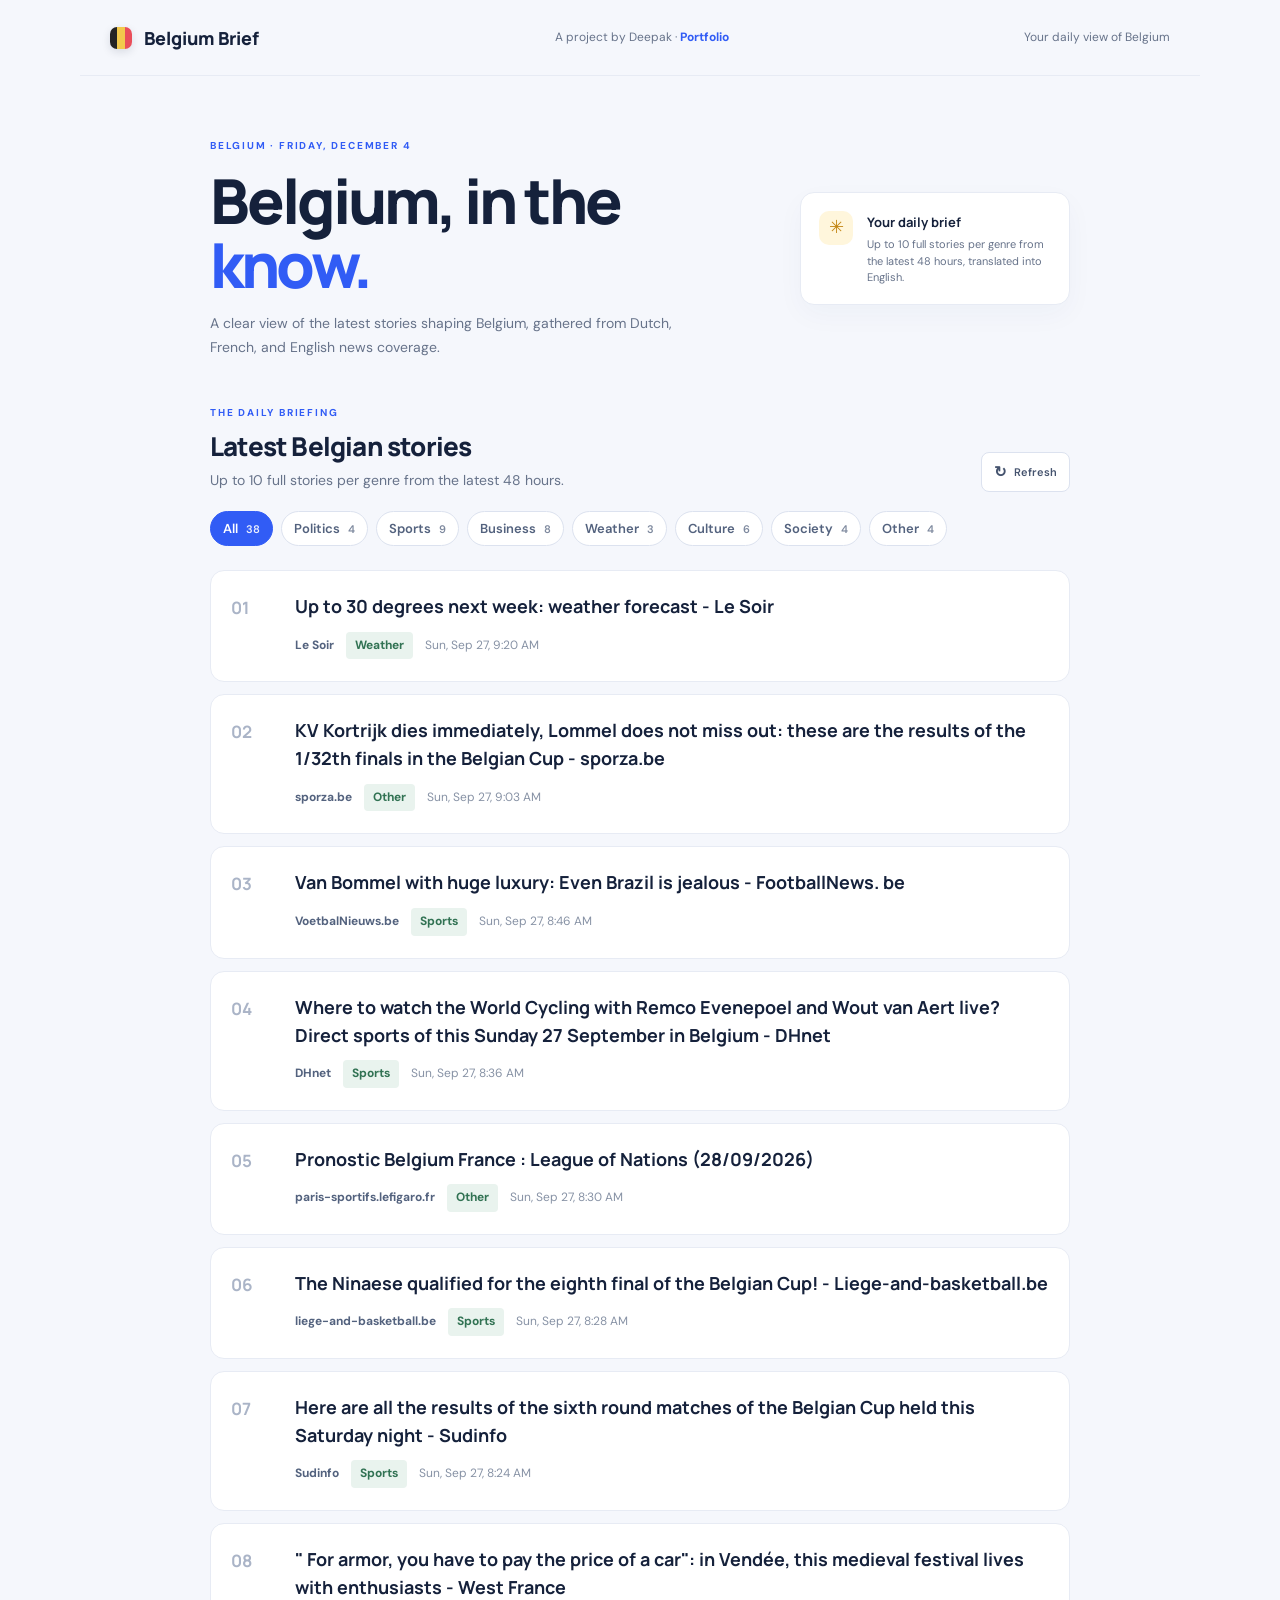
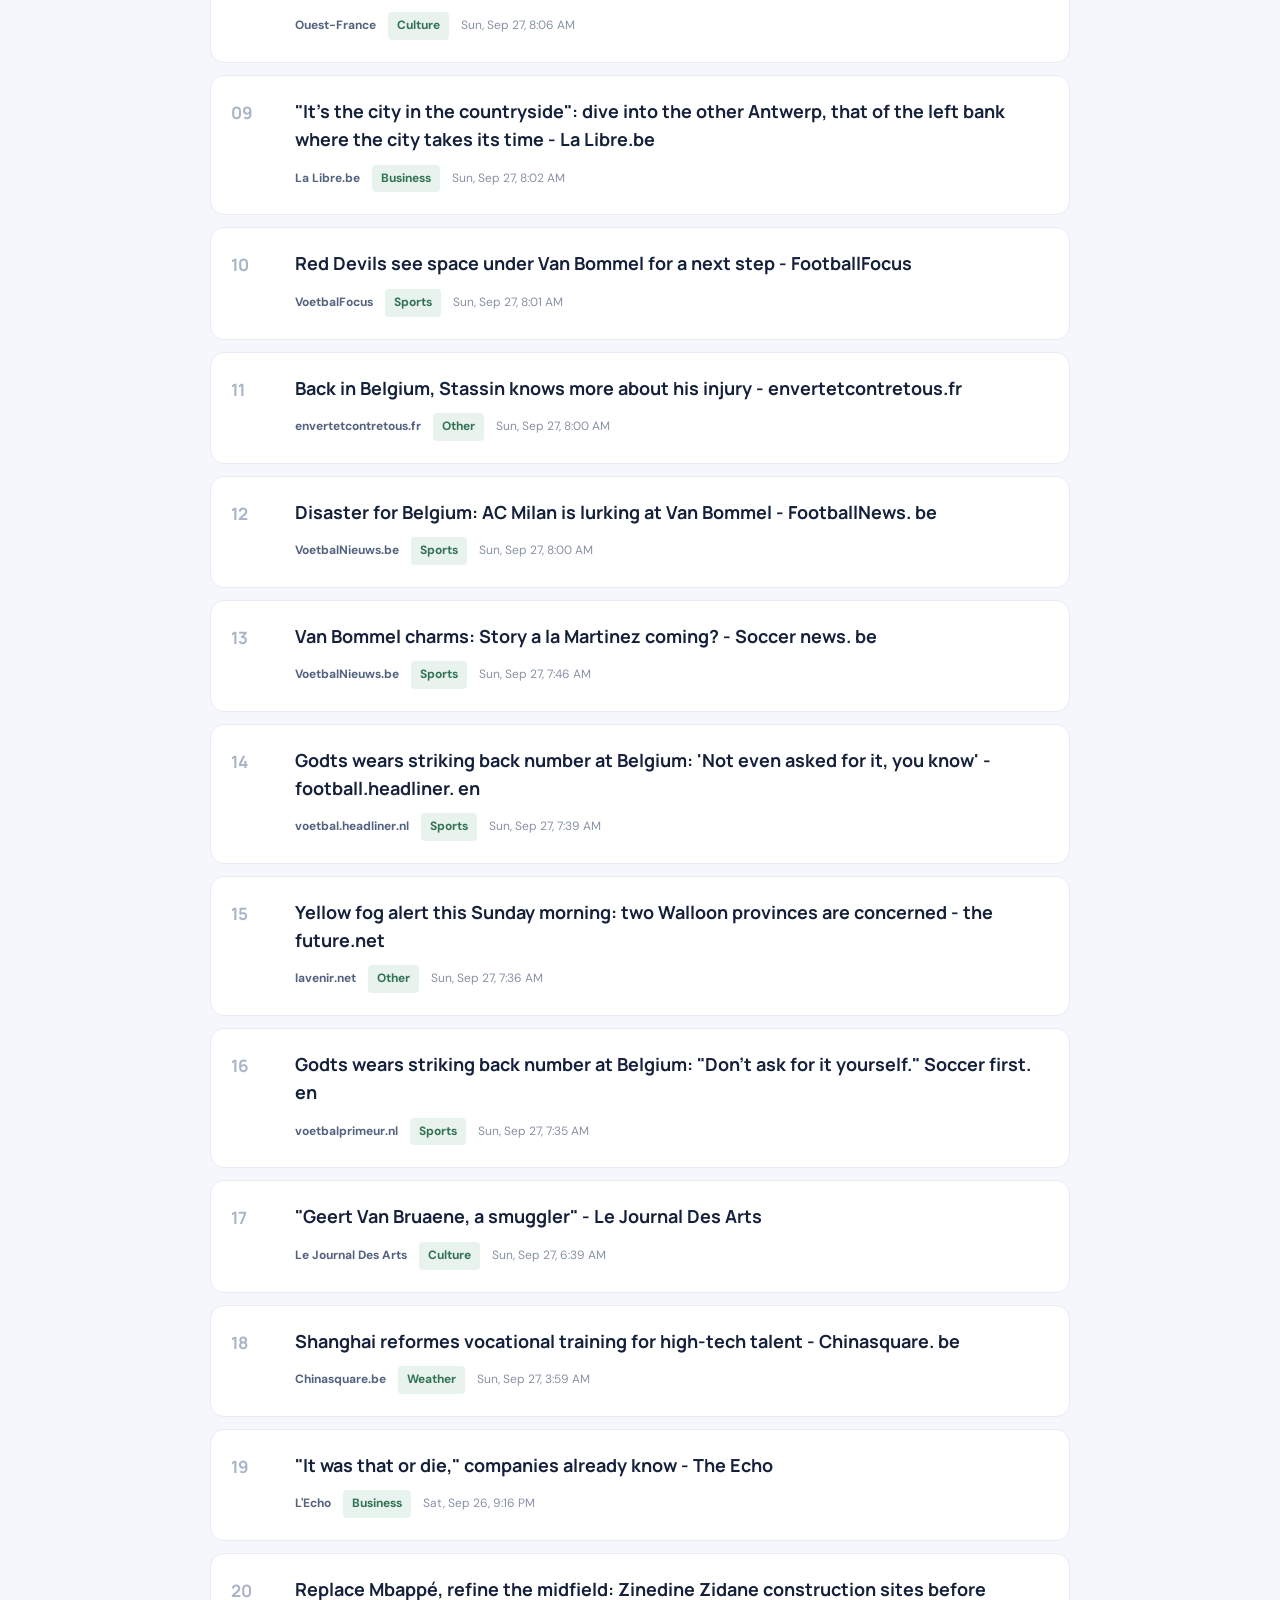
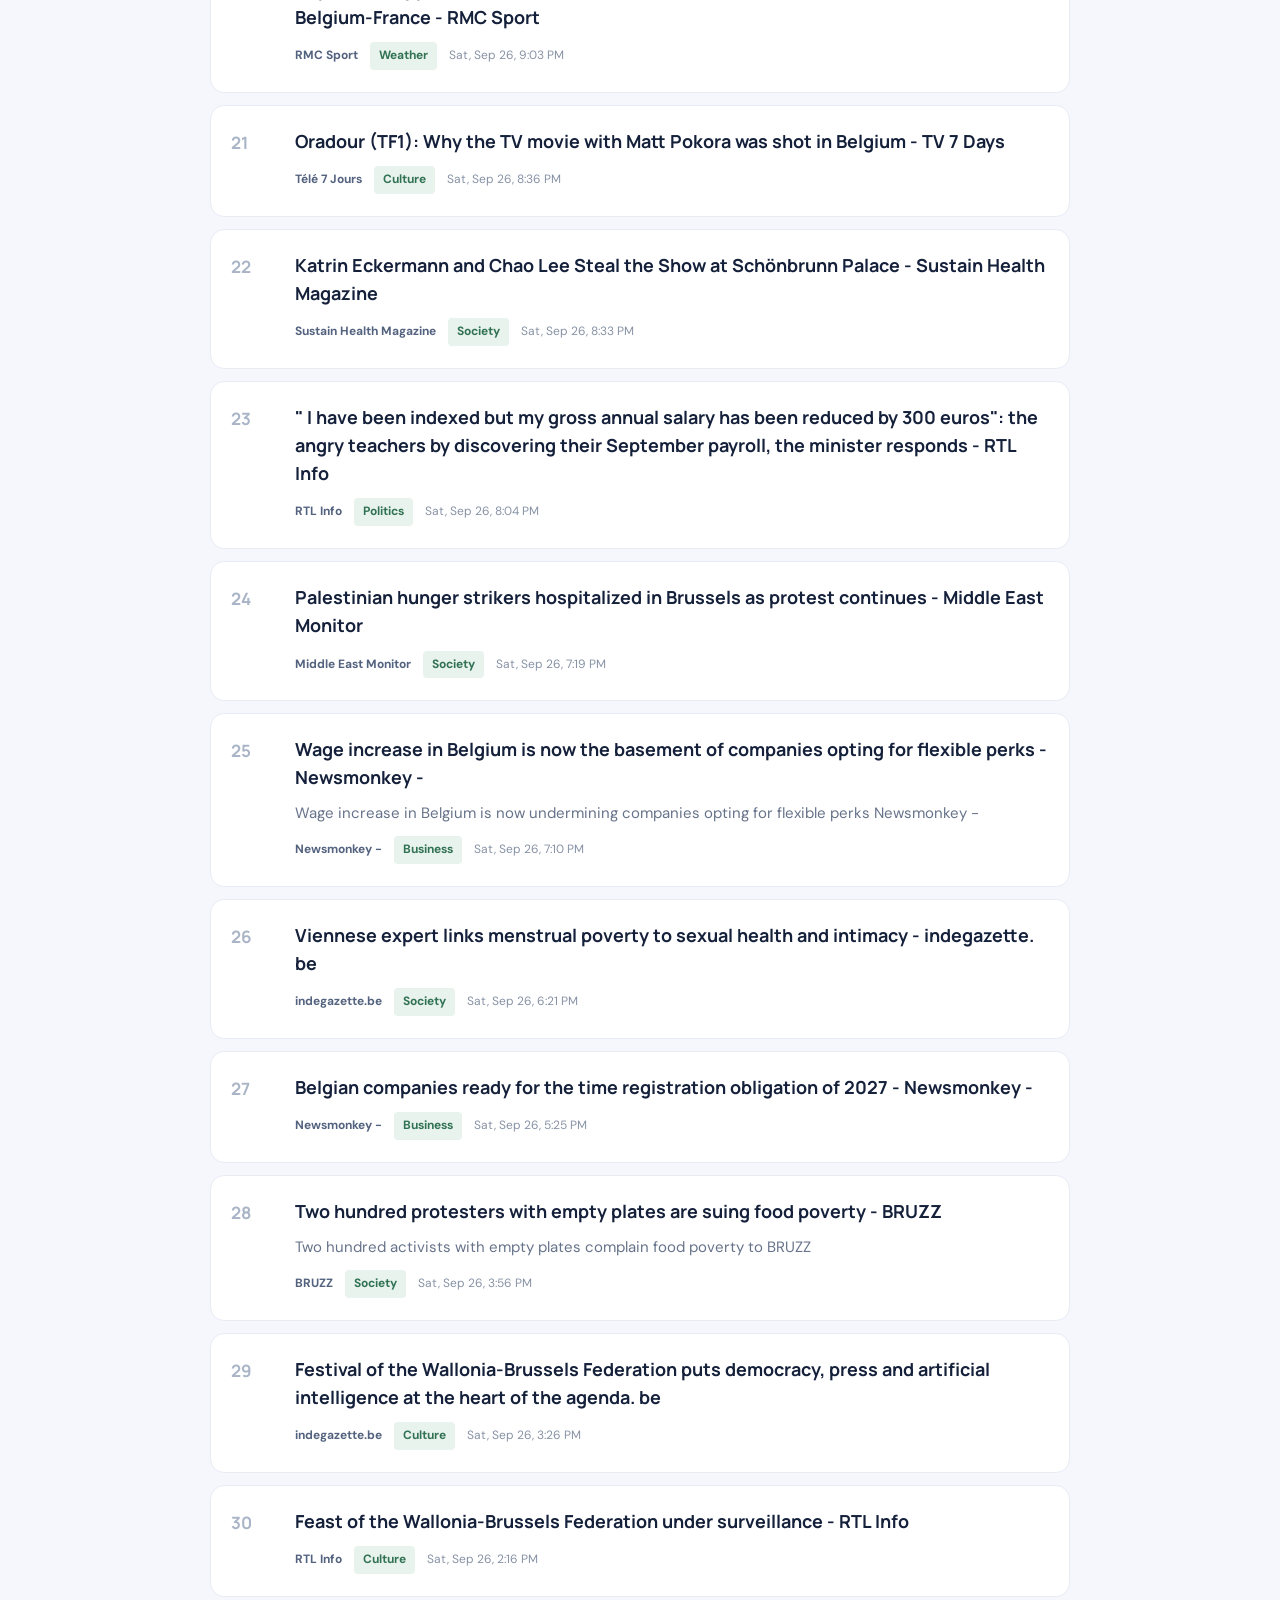
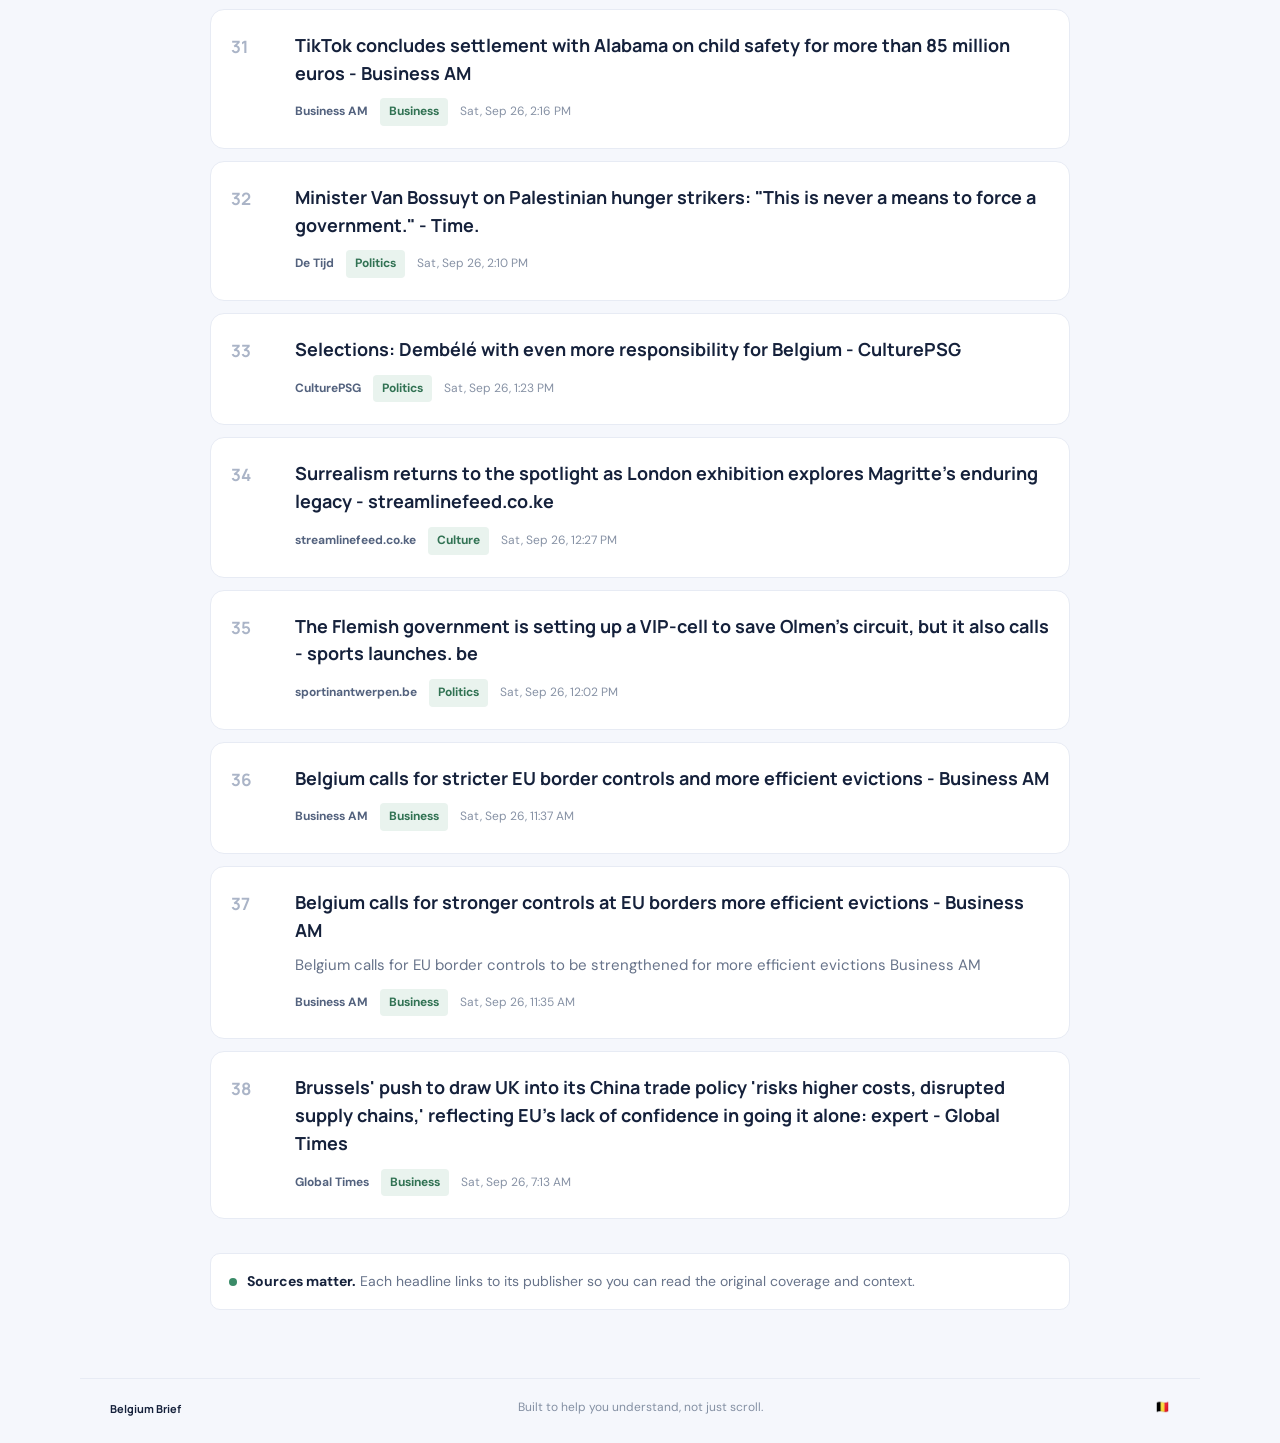
<file: index.html>
<!doctype html>
<html lang="en">
<head>
  <meta charset="utf-8">
  <meta name="viewport" content="width=device-width, initial-scale=1">
  <meta name="theme-color" content="#f5f7fc">
  <title>Belgium Brief — Today’s news, in context</title>
  <meta name="description" content="A clear English-language view of the latest news from Belgium.">
  <meta property="og:type" content="website">
  <meta property="og:site_name" content="Belgium Brief">
  <meta property="og:url" content="https://deepakmainframe.github.io/belgium-brief/">
  <meta property="og:title" content="Belgium Brief — Belgium news in English">
  <meta property="og:description" content="A clear English-language view of the latest news from Belgium.">
  <meta property="og:image" content="https://deepakmainframe.github.io/belgium-brief/og-image.png">
  <meta property="og:image:secure_url" content="https://deepakmainframe.github.io/belgium-brief/og-image.png">
  <meta property="og:image:width" content="1730">
  <meta property="og:image:height" content="909">
  <meta property="og:image:alt" content="Belgium Brief — Belgium, in the know.">
  <meta name="twitter:card" content="summary_large_image">
  <meta name="twitter:title" content="Belgium Brief — Belgium news in English">
  <meta name="twitter:description" content="A clear English-language view of the latest news from Belgium.">
  <meta name="twitter:image" content="https://deepakmainframe.github.io/belgium-brief/og-image.png">
  <link rel="stylesheet" href="styles.css">
</head>
<body>
  <header class="topbar">
    <a class="brand" href="./" aria-label="Belgium Brief home"><span class="flag" aria-hidden="true"></span> Belgium Brief</a>
    <span class="header-credit">A project by Deepak · <a href="https://deepakmainframe.github.io/portfolio/" target="_blank" rel="noopener noreferrer">Portfolio</a></span><span class="edition">Your daily view of Belgium</span>
  </header>
  <main>
    <section class="welcome">
      <div class="welcome-copy">
        <p class="eyebrow">BELGIUM · <span id="today-date">TODAY</span></p>
        <h1>Belgium, in the<br><span>know.</span></h1>
        <p class="intro">A clear view of the latest stories shaping Belgium, gathered from Dutch, French, and English news coverage.</p>
      </div>
      <aside class="brief-card"><span class="brief-icon">✳</span><div><strong>Your daily brief</strong><p>Up to 10 full stories per genre from the latest 48 hours, translated into English.</p></div></aside>
    </section>

    <section class="news-section" aria-labelledby="news-title">
      <div class="news-heading">
        <div><p class="eyebrow">THE DAILY BRIEFING</p><h2 id="news-title">Latest Belgian stories</h2><p class="section-intro">Up to 10 full stories per genre from the latest 48 hours.</p></div>
        <button id="refresh-button" class="refresh-button" type="button"><span aria-hidden="true">↻</span> Refresh</button>
      </div>
      <p class="feed-status" id="feed-status" aria-live="polite">Loading today’s stories…</p>
      <nav class="genre-filters" id="genre-filters" aria-label="Filter stories by genre" hidden></nav>
      <ol class="story-list" id="story-list"></ol>
    </section>
    <section class="source-note"><span class="source-dot"></span><p><strong>Sources matter.</strong> Each headline links to its publisher so you can read the original coverage and context.</p></section>
  </main>
  <footer><span class="footer-brand">Belgium Brief</span><span class="footer-tagline">Built to help you understand, not just scroll.</span><span class="footer-flag">🇧🇪</span></footer>
  <script src="app.js"></script>
</body>
</html>
</file>
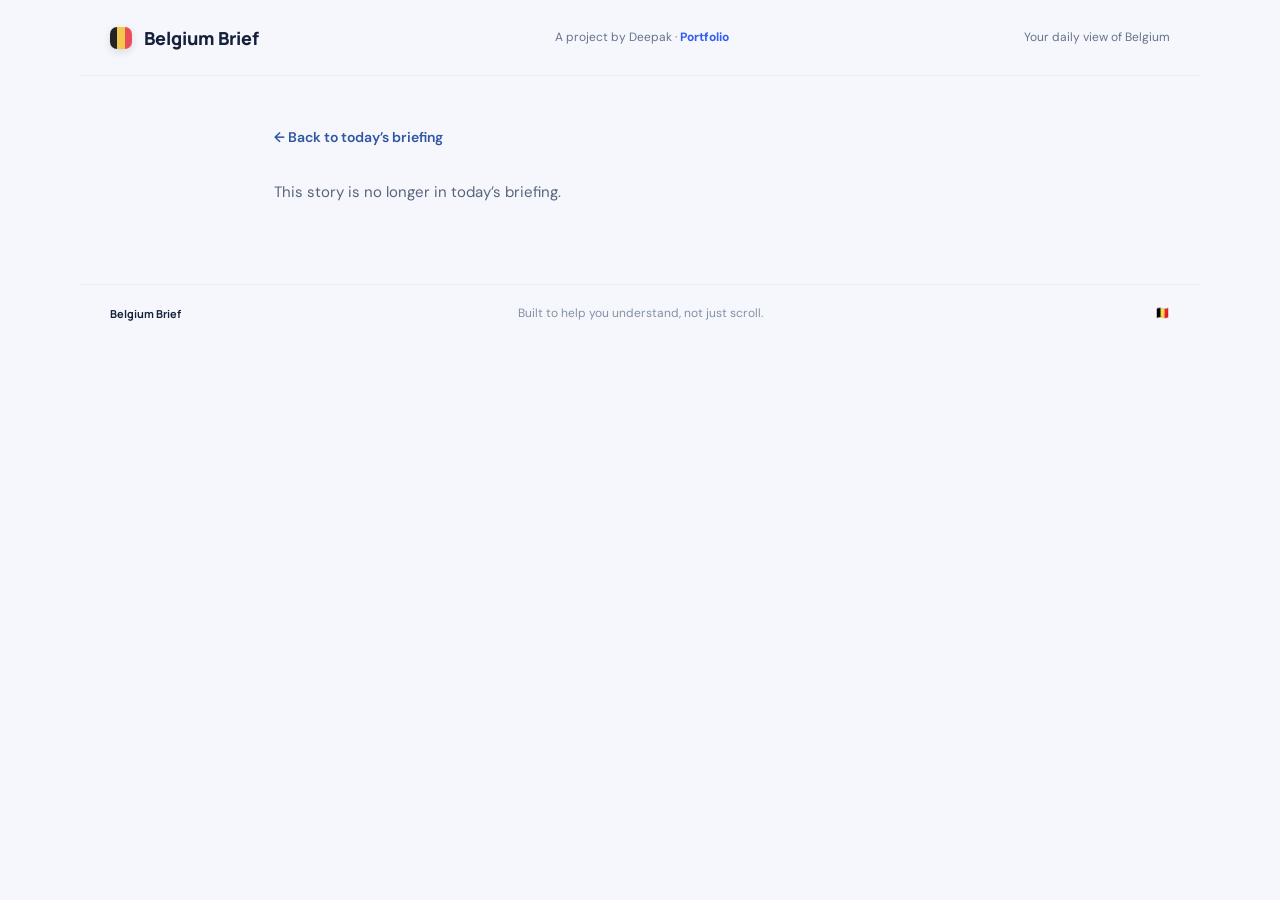
<file: story.html>
<!doctype html>
<html lang="en">
<head>
  <meta charset="utf-8">
  <meta name="viewport" content="width=device-width, initial-scale=1">
  <meta name="theme-color" content="#f5f7fc">
  <title>Story — Belgium Brief</title>
  <meta name="description" content="Read Belgian news stories in English with Belgium Brief.">
  <meta property="og:type" content="article">
  <meta property="og:site_name" content="Belgium Brief">
  <meta property="og:title" content="Belgian news in English — Belgium Brief">
  <meta property="og:description" content="Read Belgian news stories in English with Belgium Brief.">
  <meta property="og:image" content="https://deepakmainframe.github.io/belgium-brief/og-image.png">
  <meta property="og:image:secure_url" content="https://deepakmainframe.github.io/belgium-brief/og-image.png">
  <meta property="og:image:width" content="1730">
  <meta property="og:image:height" content="909">
  <meta property="og:image:alt" content="Belgium Brief — Belgium, in the know.">
  <meta name="twitter:card" content="summary_large_image">
  <meta name="twitter:title" content="Belgian news in English — Belgium Brief">
  <meta name="twitter:description" content="Read Belgian news stories in English with Belgium Brief.">
  <meta name="twitter:image" content="https://deepakmainframe.github.io/belgium-brief/og-image.png">
  <link rel="stylesheet" href="styles.css">
  <style>
    .article-page{max-width:780px;margin:48px auto;padding:0 24px}.back-link{color:#3156a3;font:600 14px 'DM Sans',sans-serif;text-decoration:none}.article-page article{background:white;border:1px solid #e2e7f0;border-radius:24px;padding:clamp(24px,6vw,56px);margin-top:24px;box-shadow:0 16px 48px #19386b0d}.article-page h1{font:800 clamp(2.2rem,5.2vw,3.5rem)/1.08 Manrope,sans-serif;letter-spacing:-.04em;margin:0}.article-meta{color:#5b6680;font:400 14px/1.6 'DM Sans',sans-serif;margin:20px 0 32px}.translation-note{font:400 14px/1.6 'DM Sans',sans-serif;color:#68758c;background:#f5f7fc;border-radius:10px;padding:12px 14px;margin:0 0 22px}.article-body{font:400 18px/1.8 'DM Sans',sans-serif;color:#27334b}.article-body p{margin:0 0 1.2em}.dutch-vocabulary{margin-top:42px;padding:24px;background:#f5f7fc;border:1px solid #e2e7f0;border-radius:16px}.dutch-vocabulary h2{font:800 22px/1.3 Manrope,sans-serif;letter-spacing:-.02em;margin:0}.dutch-vocabulary-intro{font:400 14px/1.6 'DM Sans',sans-serif;color:#68758c;margin:5px 0 18px}.dutch-vocabulary-list{display:grid;grid-template-columns:repeat(2,minmax(0,1fr));gap:0 24px;margin:0}.vocabulary-entry{padding:12px 0;border-top:1px solid #e2e7f0;min-width:0}.vocabulary-entry dt{font:700 16px/1.45 Manrope,sans-serif;color:#15213b;overflow-wrap:anywhere}.vocabulary-entry dd{font:400 14px/1.5 'DM Sans',sans-serif;color:#68758c;margin:3px 0 0;overflow-wrap:anywhere}.vocabulary-empty{font:400 14px/1.6 'DM Sans',sans-serif;color:#68758c}.original-source{border-top:1px solid #e2e7f0;padding-top:24px;margin-top:36px;color:#59647b;font:400 15px/1.7 'DM Sans',sans-serif}.original-label{display:block;font-weight:600;margin-bottom:4px}.original-source a{color:#3156a3;overflow-wrap:anywhere}.article-state{color:#59647b;padding:30px 0;font:400 15px/1.7 'DM Sans',sans-serif}
    @media(max-width:650px){.article-page{margin:28px auto;padding:0 16px}.article-page article{padding:clamp(22px,6vw,32px);border-radius:18px}.article-page h1{font-size:clamp(2rem,9vw,2.8rem)}.article-body{font-size:17px}.article-meta{margin:16px 0 24px}.dutch-vocabulary{padding:18px;margin-top:32px}.dutch-vocabulary h2{font-size:20px}.dutch-vocabulary-list{grid-template-columns:1fr}}
  </style>
</head>
<body>
  <header class="topbar"><a class="brand" href="./" aria-label="Belgium Brief home"><span class="flag" aria-hidden="true"></span> Belgium Brief</a><span class="header-credit">A project by Deepak · <a href="https://deepakmainframe.github.io/portfolio/" target="_blank" rel="noopener noreferrer">Portfolio</a></span><span class="edition">Your daily view of Belgium</span></header>
  <main class="article-page"><a class="back-link" href="./">← Back to today’s briefing</a><div id="article-state" class="article-state" aria-live="polite">Loading story…</div><article id="article" hidden><p class="eyebrow">BELGIUM BRIEF · ENGLISH VERSION</p><h1 id="article-title"></h1><div class="article-meta" id="article-meta"></div><p class="translation-note" id="article-translation-note"></p><div class="article-body" id="article-body"></div><div class="original-source" id="original-source"></div><section class="dutch-vocabulary" aria-labelledby="dutch-vocabulary-title"><h2 id="dutch-vocabulary-title">Dutch words of the day</h2><p class="dutch-vocabulary-intro">10 words related to this story</p><dl class="dutch-vocabulary-list" id="dutch-vocabulary-list"><div class="vocabulary-empty">Loading Dutch vocabulary…</div></dl></section></article></main>
  <footer><span class="footer-brand">Belgium Brief</span><span class="footer-tagline">Built to help you understand, not just scroll.</span><span class="footer-flag">🇧🇪</span></footer>
  <script src="story.js"></script>
</body>
</html>
</file>
<file: styles.css>
@import url('https://fonts.googleapis.com/css2?family=DM+Sans:wght@400;500;600;700&family=Manrope:wght@400;500;600;700;800&display=swap');
:root{--ink:#15213b;--muted:#67738a;--blue:#315cf5;--blue-dark:#2448d8;--paper:#f5f7fc;--line:#e7ebf4;--white:#fff;--red:#e94e5a;--yellow:#f2c94c;--lilac:#eef0ff;--green:#3a8b68}*{box-sizing:border-box}body{margin:0;background:var(--paper);color:var(--ink);font-family:'DM Sans',sans-serif}.topbar{height:76px;max-width:1120px;margin:auto;padding:0 30px;display:flex;align-items:center;justify-content:space-between;border-bottom:1px solid var(--line)}.brand{font:800 18px Manrope,sans-serif;color:var(--ink);text-decoration:none;display:flex;align-items:center;gap:12px}.flag{width:22px;height:22px;border-radius:7px;background:linear-gradient(90deg,#242424 0 33%,var(--yellow) 33% 66%,var(--red) 66%);box-shadow:0 3px 8px #15213b20}.edition{font-size:12px;color:var(--muted)}main{max-width:920px;margin:auto;padding:50px 30px 68px}.welcome{display:flex;align-items:center;justify-content:space-between;gap:30px;padding:12px 0 16px}.eyebrow{font-size:10px;font-weight:700;letter-spacing:1.8px;color:var(--blue);margin:0 0 14px}.welcome h1{font:800 clamp(44px,6vw,62px)/1.04 Manrope,sans-serif;letter-spacing:-3px;margin:0;color:var(--ink)}.welcome h1 span{color:var(--blue)}.intro{max-width:510px;margin:15px 0 0;color:var(--muted);line-height:1.7;font-size:14px}.brief-card{display:flex;gap:14px;align-items:flex-start;max-width:270px;padding:18px;background:var(--white);border:1px solid var(--line);border-radius:14px;box-shadow:0 10px 28px #263c7509}.brief-icon{width:34px;height:34px;display:grid;place-items:center;flex:0 0 34px;background:#fff6dc;color:#c28512;border-radius:10px;font-size:18px}.brief-card strong{display:block;margin:2px 0 5px;font:700 13px Manrope,sans-serif}.brief-card p{font-size:11px;line-height:1.5;color:var(--muted);margin:0}.ask-section{padding:18px 20px 15px;background:#edf0ff;border:1px solid #e0e5ff;border-radius:16px}.ask-heading{display:flex;align-items:center;gap:10px;margin:0 0 13px}.ask-mark{width:28px;height:28px;display:grid;place-items:center;border-radius:8px;background:#fff;color:var(--blue)}.ask-heading h2{font:700 14px Manrope,sans-serif;margin:0}.ask-heading p{font-size:11px;color:var(--muted);margin:3px 0 0}.ask-box{display:flex;gap:10px;padding:6px;background:var(--white);border:1px solid #e0e5f1;border-radius:11px;box-shadow:0 4px 12px #263c7508}.ask-box:focus-within{border-color:#a8b8ff;box-shadow:0 0 0 3px #315cf514}.ask-box input{width:100%;min-width:0;border:0;outline:0;background:transparent;padding:8px 10px;color:var(--ink);font:14px 'DM Sans',sans-serif}.ask-box input::placeholder{color:#929db0}.ask-box button{border:0;border-radius:8px;background:var(--blue);color:white;min-height:38px;padding:0 14px;font:700 12px 'DM Sans',sans-serif;white-space:nowrap;cursor:pointer}.ask-box button:hover{background:var(--blue-dark)}.ask-box button span{padding-left:8px}.assistant-note{margin:10px 3px 0;font-size:12px;color:#405073;line-height:1.55}.news-section{margin-top:46px}.news-heading{display:flex;align-items:end;justify-content:space-between;margin-bottom:16px}.news-heading .eyebrow{margin-bottom:7px}.news-heading h2{font:800 26px Manrope,sans-serif;letter-spacing:-.8px;margin:0}.section-intro{font-size:12px;color:var(--muted);margin:5px 0 0}.refresh-button{border:1px solid #dce2ef;border-radius:8px;background:var(--white);color:#45536e;padding:9px 12px;font:600 11px 'DM Sans',sans-serif;cursor:pointer}.refresh-button:hover{border-color:#b9c7fb;color:var(--blue)}.refresh-button span{font-size:15px;vertical-align:-1px;margin-right:4px}.feed-status{font-size:11px;color:#7a879b;margin:12px 0}.story-list{list-style:none;margin:0;padding:0;border-top:1px solid var(--line)}.story{display:grid;grid-template-columns:44px minmax(0,1fr) auto;gap:14px;align-items:start;padding:17px 8px 17px 4px;border-bottom:1px solid var(--line)}.story-number{font:700 14px Manrope,sans-serif;color:#aab4c7;padding-top:2px}.story-copy{min-width:0}.story-title{font:700 14px/1.5 Manrope,sans-serif;color:var(--ink);text-decoration:none}.story-title:hover{color:var(--blue);text-decoration:underline;text-underline-offset:3px}.story-meta{display:flex;flex-wrap:wrap;gap:7px 10px;align-items:center;margin-top:6px;color:#8792a5;font-size:10px}.story-source{font-weight:700;color:#53627e}.language-tag{padding:3px 6px;background:#edf0ff;border-radius:4px;color:#5465aa;font-weight:600}.story-time{white-space:nowrap}.ranking-note{font-size:10px;line-height:1.6;color:#929daf;margin:13px 0 0}.empty-state{padding:28px 18px;text-align:center;border:1px dashed #d6deed;border-radius:12px;background:#fafbfe;color:var(--muted);font-size:13px;line-height:1.6}.source-note{display:flex;align-items:center;gap:10px;margin-top:30px;padding:13px 15px;background:#fff;border:1px solid var(--line);border-radius:10px}.source-dot{width:8px;height:8px;flex:0 0 8px;background:var(--green);border-radius:50%}.source-note p{margin:0;color:var(--muted);font-size:11px;line-height:1.55}.source-note strong{color:var(--ink)}footer{max-width:1120px;margin:0 auto;padding:19px 30px 25px;border-top:1px solid var(--line);display:flex;justify-content:space-between;align-items:center;color:#8490a3;font-size:10px}.footer-brand{color:var(--ink);font:700 11px Manrope,sans-serif}.sr-only{position:absolute;width:1px;height:1px;padding:0;margin:-1px;overflow:hidden;clip:rect(0,0,0,0);white-space:nowrap;border:0}@media(max-width:650px){.topbar{height:64px;padding:0 18px}.brand{font-size:16px}.edition{font-size:10px;text-align:right}main{padding:38px 18px 48px}.welcome{display:block;padding:10px 0 14px}.welcome h1{font-size:clamp(42px,11vw,56px);letter-spacing:-2.4px}.intro{margin-top:12px;font-size:14px}.brief-card{max-width:none;margin-top:18px;padding:14px}.ask-section{padding:15px;border-radius:14px}.ask-box{gap:6px}.ask-box input{font-size:16px;padding-left:8px}.ask-box button{min-height:44px;padding:0 13px}.news-section{margin-top:36px}.news-heading h2{font-size:23px}.section-intro{max-width:250px;line-height:1.5}.refresh-button{padding:8px 10px}.story{grid-template-columns:30px minmax(0,1fr);gap:10px;padding:15px 3px}.story-number{font-size:12px}.story-title{font-size:14px;line-height:1.5}.story-meta{gap:6px 8px}.story-time{white-space:normal}.ranking-note{font-size:11px}footer{padding:17px 18px;gap:10px;font-size:10px}footer span:nth-child(2){max-width:155px;text-align:center}}@media(max-width:370px){.topbar{padding:0 14px}.edition{max-width:125px}main{padding:32px 14px 40px}.welcome h1{font-size:40px}.news-heading h2{font-size:21px}.story{grid-template-columns:24px minmax(0,1fr);gap:8px}.story-title{font-size:13px}footer{flex-wrap:wrap;justify-content:center;text-align:center}footer span:nth-child(2){max-width:100%}}@media(prefers-reduced-motion:reduce){*,*::before,*::after{scroll-behavior:auto!important;transition-duration:.01ms!important}}
/* Show an original-language headline when an English translation is attached. */
.original-title{font-size:11px;line-height:1.5;color:#7e899c;margin:5px 0 0}
/* English summary text, when generated, remains comfortable on phones too. */
.story-summary{font-size:12px;line-height:1.6;color:#67738a;margin:6px 0 0}

/* Keep long feed excerpts inside the mobile and desktop story column. */
.story-copy,.story-title,.story-summary{min-width:0;overflow-wrap:anywhere;word-break:break-word}


.category-tag{padding:3px 7px;background:#e9f3ee;border-radius:4px;color:#317253;font-weight:700}

.assistant-note{font-size:14px}
.search-response-title{margin:12px 0 8px;font-weight:700;color:var(--ink)}
.search-results{display:grid;gap:8px;list-style:none;margin:0;padding:0}
.search-result{padding:12px 14px;background:#fff;border:1px solid #e0e5f1;border-radius:10px}
.search-result-title{font:700 15px/1.45 Manrope,sans-serif;color:var(--ink);text-decoration:none}
.search-result-title-text{font:700 18px/1.45 Manrope,sans-serif;color:var(--ink);margin:0}
.search-result-title:hover{color:var(--blue);text-decoration:underline;text-underline-offset:3px}
.search-result-excerpt{margin:6px 0;color:var(--muted);font-size:13px;line-height:1.55}
.search-result-source{margin:6px 0 0;color:#53627e;font-size:12px}
.search-result-source a{color:#3156a3}
.search-article{margin:12px 0}
.search-article summary{color:var(--blue);font-weight:700;cursor:pointer}
.search-article-body{margin-top:10px;color:var(--ink);font-size:14px;line-height:1.7}
.search-article-body p{margin:0 0 1em}
.search-original-link{display:inline-block;color:#3156a3;font-size:13px;font-weight:600;overflow-wrap:anywhere}
.search-scope{margin:9px 0 0;color:var(--muted);font-size:12px}


/* Larger, calmer type for reading without thumbnail images. */
body{font-size:16px;line-height:1.65}
.intro,.section-intro,.feed-status,.ranking-note,.source-note p{font-size:14px;line-height:1.65}
.ask-heading p{font-size:13px}
.ask-box input{font-size:16px}
.news-section{margin-top:30px}
.story-list{border-top:0}
.story{grid-template-columns:48px minmax(0,1fr);gap:16px;padding:22px 20px;margin:12px 0;background:var(--white);border:1px solid var(--line);border-radius:14px}
.story-number{font-size:17px;padding-top:3px}
.story-title{display:inline-block;font-size:18px;line-height:1.55}
.story-summary{font-size:15px;line-height:1.7;margin-top:8px}
.story-meta{font-size:12px;gap:8px 12px;margin-top:10px}
.category-tag{font-size:12px;padding:4px 9px}
.source-note{margin-top:34px;padding:16px 18px}
footer{font-size:12px}
@media(max-width:650px){
  .welcome{padding-bottom:14px}
  .news-section{margin-top:24px}
  .intro,.section-intro,.feed-status,.ranking-note,.source-note p{font-size:14px}
  .story{grid-template-columns:28px minmax(0,1fr);gap:10px;padding:17px 13px;margin:10px 0}
  .story-number{font-size:15px}
  .story-title{font-size:16px;line-height:1.55}
  .story-summary{font-size:14px;line-height:1.65}
  .story-meta{font-size:12px}
  .category-tag{font-size:11px;padding:4px 8px}
}
.genre-filters{display:flex;gap:8px;overflow-x:auto;padding:3px 0 12px;margin:2px 0 8px;scrollbar-width:thin}
.genre-filter{display:inline-flex;align-items:center;gap:8px;flex:0 0 auto;border:1px solid #dce2ef;border-radius:999px;background:#fff;color:#53627e;padding:8px 12px;font:600 13px 'DM Sans',sans-serif;cursor:pointer;transition:background .15s,border-color .15s,color .15s}
.genre-filter:hover{border-color:#b9c7fb;color:var(--blue)}
.genre-filter.is-active{border-color:var(--blue);background:var(--blue);color:#fff}
.genre-count{font-size:11px;opacity:.75}
.genre-filter.is-active .genre-count{opacity:.9}
.footer-credit a{color:var(--blue);font-weight:600;text-decoration:none}
.footer-credit a:hover{text-decoration:underline;text-underline-offset:3px}
.footer-credit a:focus-visible{outline:2px solid var(--blue);outline-offset:3px;border-radius:2px}
@media(max-width:650px){.genre-filters{flex-wrap:wrap;overflow:visible;gap:7px;margin-right:0}.genre-filter{padding:8px 11px;font-size:13px}}

/* Keep the portfolio credit on the true horizontal center of both page footers. */
footer{display:grid;grid-template-columns:minmax(0,1fr) auto minmax(0,1fr);align-items:center}
.footer-brand{justify-self:start}
.footer-credit{justify-self:center;text-align:center}
.footer-flag{justify-self:end}
@media(max-width:370px){footer{grid-template-columns:1fr;justify-items:center;text-align:center}.footer-brand,.footer-credit,.footer-flag{justify-self:center}}
/* Show the project credit in the header where visitors will notice it. */
.header-credit{font-size:12px;color:var(--muted);white-space:nowrap}
.header-credit a{color:var(--blue);font-weight:700;text-decoration:none}
.header-credit a:hover{text-decoration:underline;text-underline-offset:3px}
.header-credit a:focus-visible{outline:2px solid var(--blue);outline-offset:3px;border-radius:2px}
@media(max-width:650px){.topbar{height:auto;min-height:64px;flex-wrap:wrap;gap:5px 10px;padding-top:10px;padding-bottom:10px}.header-credit{order:3;flex-basis:100%;text-align:center;font-size:12px}.edition{margin-left:auto}}
.footer-tagline{justify-self:center;text-align:center;color:#8490a3}
</file>
